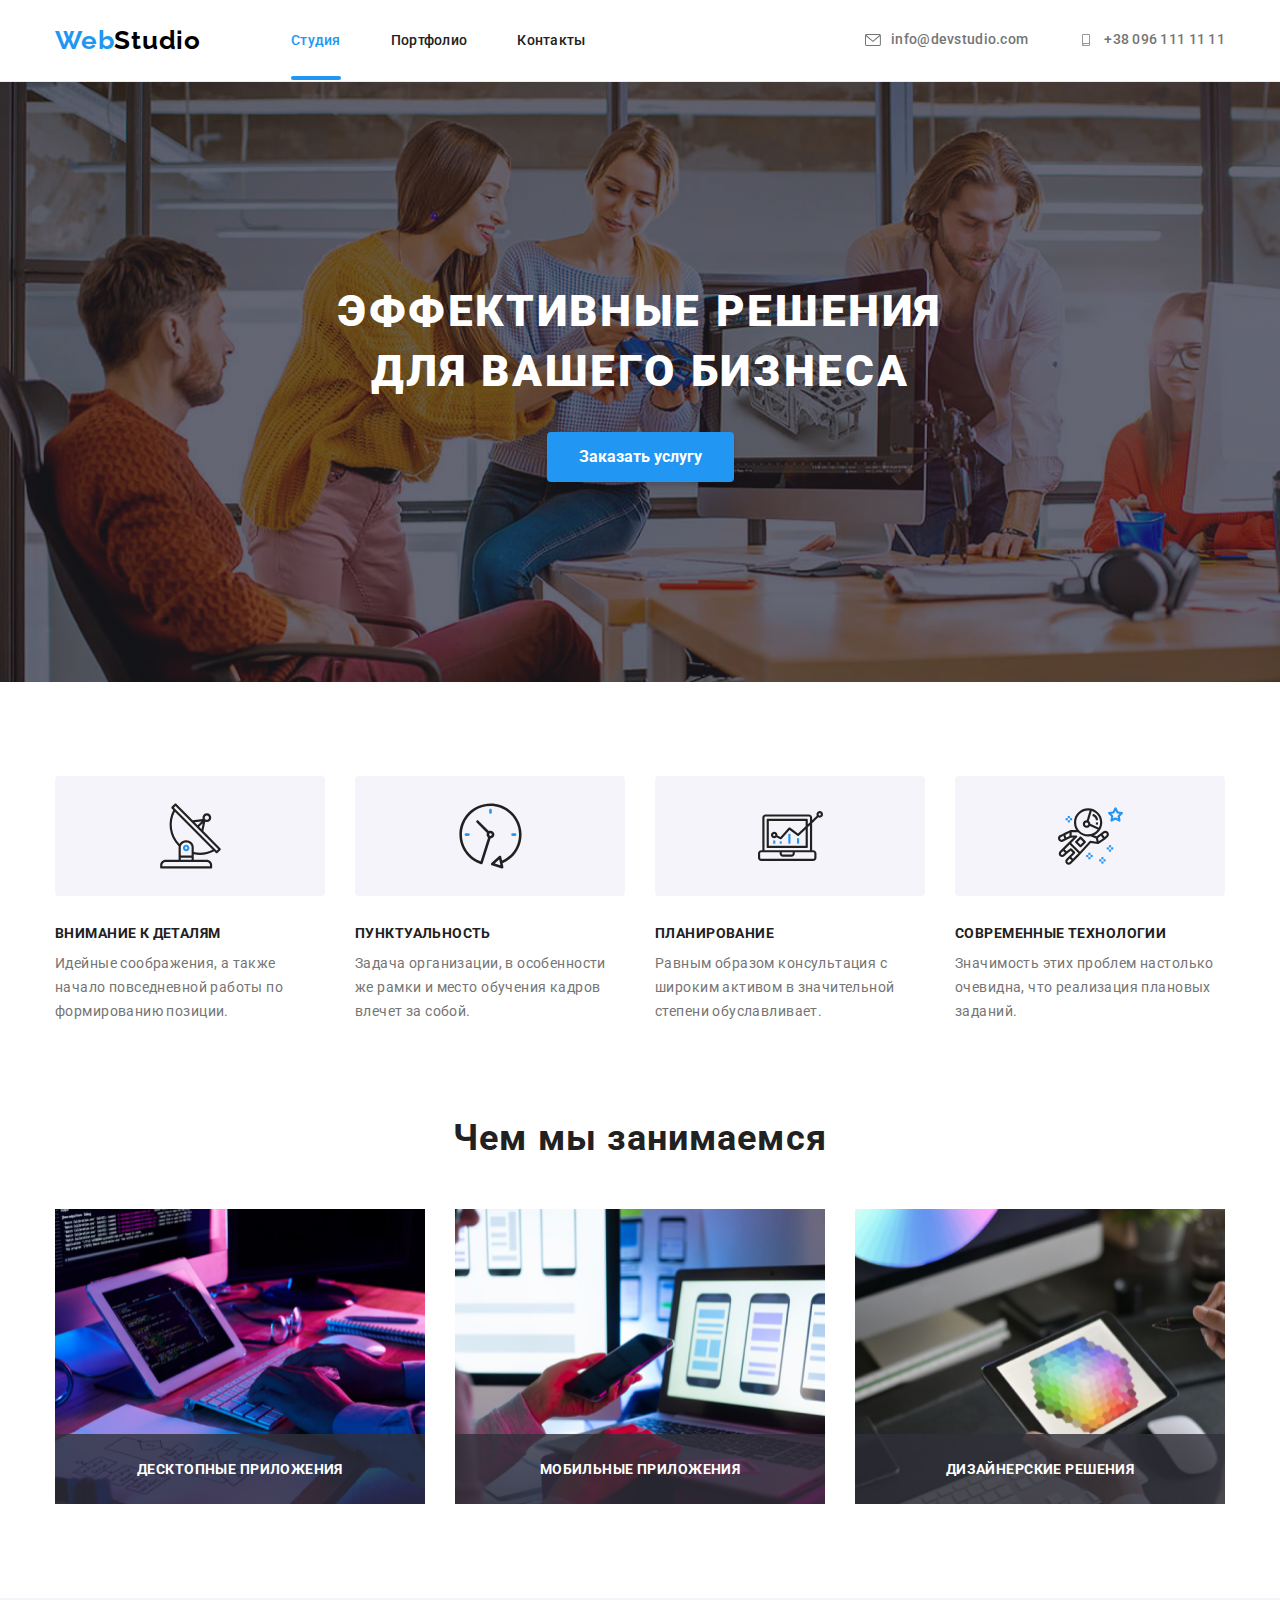
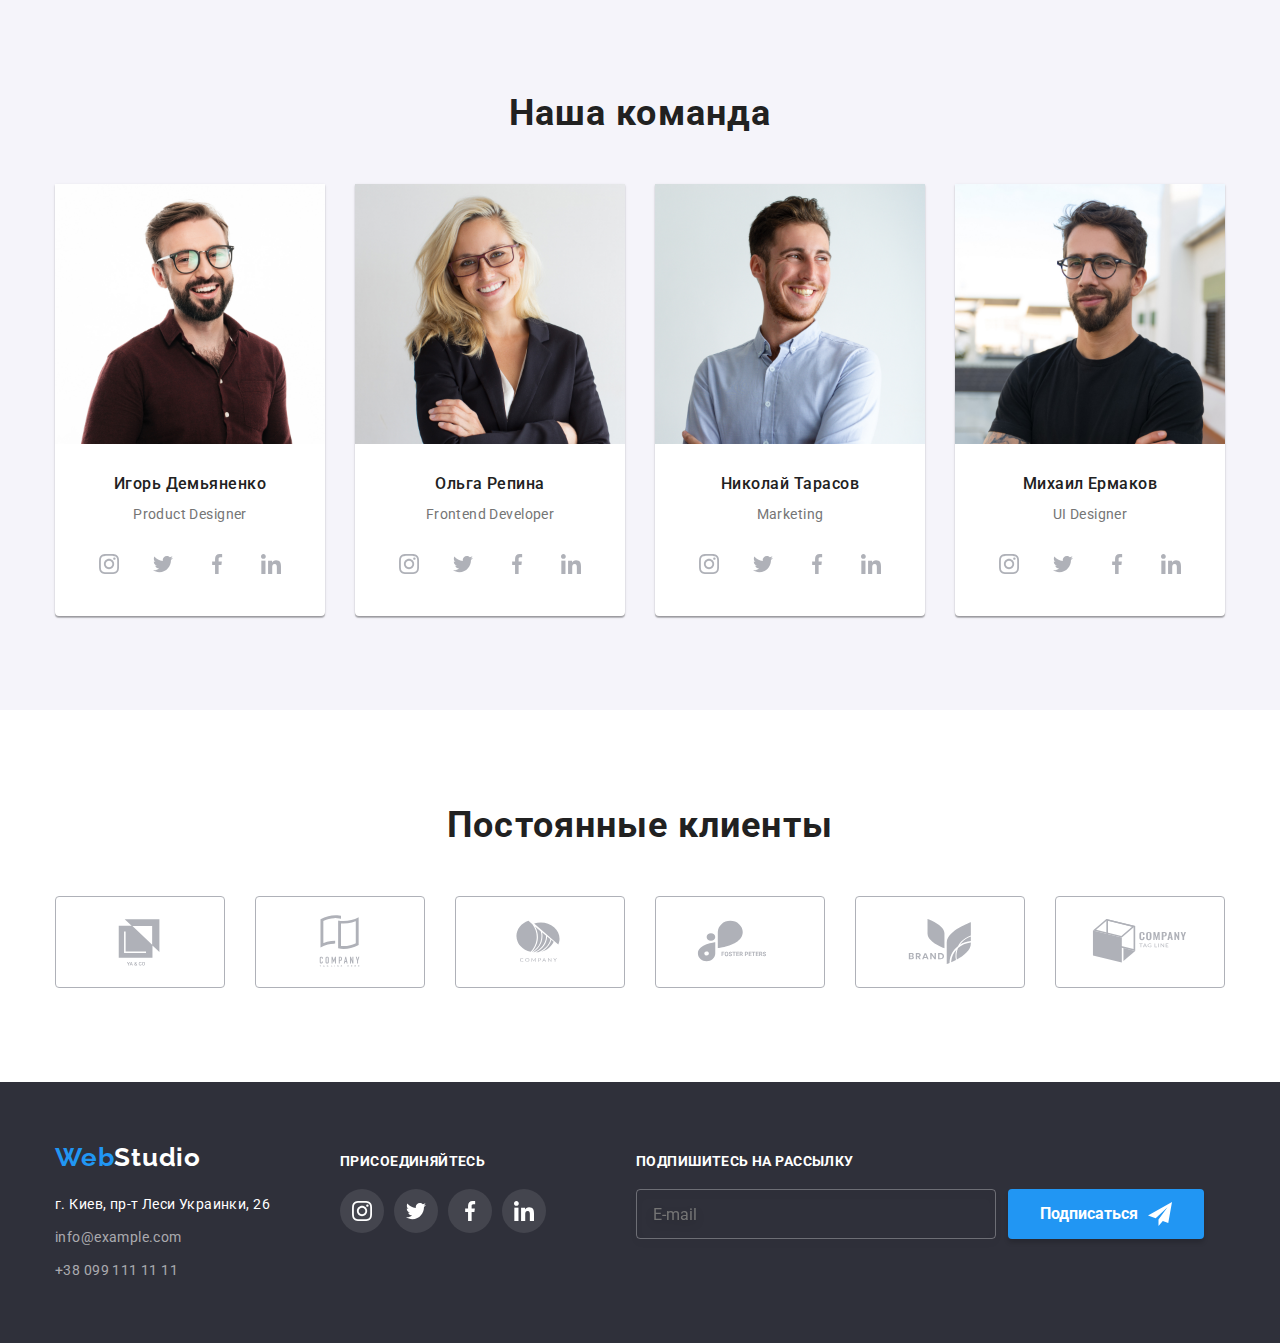
<file: index.html>
<!DOCTYPE html>
<html lang="ru">
  <head>
    <meta charset="UTF-8" />
    <meta http-equiv="X-UA-Compatible" content="IE=edge" />
    <meta name="viewport" content="width=device-width, initial-scale=1.0" />
    <title>WebStudio</title>
    <link rel="preconnect" href="https://fonts.googleapis.com" />
    <link rel="preconnect" href="https://fonts.gstatic.com" crossorigin />
    <link
      href="https://fonts.googleapis.com/css2?family=Raleway:wght@700&family=Roboto:wght@400;500;700;900&display=swap"
      rel="stylesheet"
    />
    <link
      rel="stylesheet"
      href="https://cdnjs.cloudflare.com/ajax/libs/modern-normalize/1.1.0/modern-normalize.min.css"
    />
    <link rel="stylesheet" href="./css/main.min.css" />
  </head>

  <body>
    <header class="page-header">
      <div class="container page-header__container">
        <!-- Навигационные элементы -->
        <nav class="navigation">
          <a class="logo page-header__logo link" href=""
            >Web<span class="logo_text_dark">Studio</span>
          </a>
          <ul class="menu list">
            <li class="menu__item">
              <a class="menu__link nav-link menu_link_current link" href="#features">Студия</a>
            </li>
            <li class="menu__item">
              <a class="menu__link nav-link link" href="./portfolio.html">Портфолио</a>
            </li>
            <li class="menu__item">
              <a class="menu__link nav-link link" href="#contacts">Контакты</a>
            </li>
          </ul>
        </nav>
        <!-- Контакты-->
        <ul class="header-contacts list">
          <li class="header-contacts__item header-mail-item">
            <a class="header-contacts__mail nav-link link" href="mailto:info@devstudio.com">
              <svg class="header-contacts__mail-icon" width="16" height="12">
                <use href="./images/sprite.svg#icon-envelope"></use>
              </svg>
              info@devstudio.com
            </a>
          </li>
          <li class="header-contacts__item header-phone-item">
            <a class="header-contacts__phone nav-link link" href="tel:+380961111111">
              <svg class="header-contacts__phone-icon" width="16" height="12">
                <use href="./images/sprite.svg#icon-smartphone"></use>
              </svg>
              +38 096 111 11 11
            </a>
          </li>
        </ul>
      </div>
    </header>

    <main>
      <!--Hero-->
      <section class="hero">
        <div class="container hero_container">
          <h1 class="hero_titel">Эффективные решения для вашего бизнеса</h1>
          <button class="modal-btn" type="button" data-modal-open>Заказать услугу</button>
        </div>
      </section>
      <!--Особенности-->

      <section class="features section" id="features">
        <div class="container features_container">
          <ul class="features_list list">
            <li class="features_item">
              <div class="features_wrapper">
                <svg class="features_icon" width="65" height="70">
                  <use href="./images/sprite.svg#icon-antenna"></use>
                </svg>
              </div>
              <h3 class="features_name section-subtitle">Внимание к деталям</h3>
              <p class="description">
                Идейные соображения, а также начало повседневной работы по формированию позиции.
              </p>
            </li>
            <li class="features_item">
              <div class="features_wrapper">
                <svg class="features_icon" width="65" height="70">
                  <use href="./images/sprite.svg#icon-clock"></use>
                </svg>
              </div>
              <h3 class="features_name section-subtitle">Пунктуальность</h3>
              <p class="description">
                Задача организации, в особенности же рамки и место обучения кадров влечет за собой.
              </p>
            </li>
            <li class="features_item">
              <div class="features_wrapper">
                <svg class="features_icon" width="65" height="70">
                  <use href="./images/sprite.svg#icon-diagram"></use>
                </svg>
              </div>
              <h3 class="features_name section-subtitle">Планирование</h3>
              <p class="description">
                Равным образом консультация с широким активом в значительной степени обуславливает.
              </p>
            </li>
            <li class="features_item">
              <div class="features_wrapper">
                <svg class="features_icon" width="65" height="70">
                  <use href="./images/sprite.svg#icon-astronaut"></use>
                </svg>
              </div>
              <h3 class="features_name section-subtitle">Современные технологии</h3>
              <p class="description">
                Значимость этих проблем настолько очевидна, что реализация плановых заданий.
              </p>
            </li>
          </ul>
        </div>
      </section>
      <!--Чем мы занимаемся-->
      <section class="we-do section" id="we_do">
        <div class="container">
          <h2 class="section-titel">Чем мы занимаемся</h2>
          <ul class="we-do__list list">
            <li class="we-do__item">
              <img
                class="we-do__img"
                src="./images/we_do/we_do_img_1.png"
                alt="сотрудник выполняет задание"
                width="370"
                height="295"
              />
              <div class="we-do__wrapper">
                <p class="we-do__description">Десктопные приложения</p>
              </div>
            </li>
            <li class="we-do__item">
              <img
                class="we-do__img"
                src="./images/we_do/we_do_img_2.png"
                alt="сотрудник выполняет задание"
                width="370"
                height="295"
              />
              <div class="we-do__wrapper">
                <p class="we-do__description">Мобильные приложения</p>
              </div>
            </li>
            <li class="we-do__item">
              <img
                class="we-do__img"
                src="./images/we_do/we_do_img_3.png"
                alt="сотрудник выполняет задание"
                width="370"
                height="295"
              />
              <div class="we-do__wrapper">
                <p class="we-do__description">Дизайнерские решения</p>
              </div>
            </li>
          </ul>
        </div>
      </section>
      <!--Наша команда-->
      <section class="team section">
        <div class="container">
          <h2 class="section-titel">Наша команда</h2>
          <ul class="team__list list">
            <li class="team__item">
              <img
                class="team__img"
                src="./images/team/igor_demianenko.jpg"
                alt="человек позирует"
                width="270"
                height="260"
              />
              <div class="team__wrapper">
                <h3 class="team__member section-subtitle">Игорь Демьяненко</h3>
                <p class="description team__description" lang="en">Product Designer</p>
                <ul class="social-list list">
                  <li class="social-list__item">
                    <a href="" class="social-list__link">
                      <svg class="social-list__icon" width="20" height="20">
                        <use href="./images/sprite.svg#icon-instagram"></use>
                      </svg>
                    </a>
                  </li>
                  <li class="social-list__item">
                    <a href="" class="social-list__link">
                      <svg class="social-list__icon" width="20" height="20">
                        <use href="./images/sprite.svg#icon-twitter"></use>
                      </svg>
                    </a>
                  </li>
                  <li class="social-list__item">
                    <a href="" class="social-list__link">
                      <svg class="social-list__icon" width="20" height="20">
                        <use href="./images/sprite.svg#icon-facebook"></use>
                      </svg>
                    </a>
                  </li>
                  <li class="social-list__item">
                    <a href="" class="social-list__link">
                      <svg class="social-list__icon" width="20" height="20">
                        <use href="./images/sprite.svg#icon-linkedin"></use>
                      </svg>
                    </a>
                  </li>
                </ul>
              </div>
            </li>
            <li class="team__item">
              <img
                class="team__img"
                src="./images/team/olga_repina.jpg"
                alt="человек позирует"
                width="270"
                height="260"
              />
              <div class="team__wrapper">
                <h3 class="team__member section-subtitle">Ольга Репина</h3>
                <p class="description team__description" lang="en">Frontend Developer</p>
                <ul class="social-list list">
                  <li class="social-list__item">
                    <a href="" class="social-list__link">
                      <svg class="social-list__icon" width="20" height="20">
                        <use href="./images/sprite.svg#icon-instagram"></use>
                      </svg>
                    </a>
                  </li>
                  <li class="social-list__item">
                    <a href="" class="social-list__link">
                      <svg class="social-list__icon" width="20" height="20">
                        <use href="./images/sprite.svg#icon-twitter"></use>
                      </svg>
                    </a>
                  </li>
                  <li class="social-list__item">
                    <a href="" class="social-list__link">
                      <svg class="social-list__icon" width="20" height="20">
                        <use href="./images/sprite.svg#icon-facebook"></use>
                      </svg>
                    </a>
                  </li>
                  <li class="social-list__item">
                    <a href="" class="social-list__link">
                      <svg class="social-list__icon" width="20" height="20">
                        <use href="./images/sprite.svg#icon-linkedin"></use>
                      </svg>
                    </a>
                  </li>
                </ul>
              </div>
            </li>
            <li class="team__item">
              <img
                class="team__img"
                src="./images/team/nikolay_tarasov.jpg"
                alt="человек позирует"
                width="270"
                height="260"
              />
              <div class="team__wrapper">
                <h3 class="team__member section-subtitle">Николай Тарасов</h3>
                <p class="description team__description" lang="en">Marketing</p>
                <ul class="social-list list">
                  <li class="social-list__item">
                    <a href="" class="social-list__link">
                      <svg class="social-list__icon" width="20" height="20">
                        <use href="./images/sprite.svg#icon-instagram"></use>
                      </svg>
                    </a>
                  </li>
                  <li class="social-list__item">
                    <a href="" class="social-list__link">
                      <svg class="social-list__icon" width="20" height="20">
                        <use href="./images/sprite.svg#icon-twitter"></use>
                      </svg>
                    </a>
                  </li>
                  <li class="social-list__item">
                    <a href="" class="social-list__link">
                      <svg class="social-list__icon" width="20" height="20">
                        <use href="./images/sprite.svg#icon-facebook"></use>
                      </svg>
                    </a>
                  </li>
                  <li class="social-list__item">
                    <a href="" class="social-list__link">
                      <svg class="social-list__icon" width="20" height="20">
                        <use href="./images/sprite.svg#icon-linkedin"></use>
                      </svg>
                    </a>
                  </li>
                </ul>
              </div>
            </li>
            <li class="team__item">
              <img
                class="team__img"
                src="./images/team/mihail_ermakov.jpg"
                alt="человек позирует"
                width="270"
                height="260"
              />
              <div class="team__wrapper">
                <h3 class="team__member section-subtitle">Михаил Ермаков</h3>
                <p class="description team__description" lang="en">UI Designer</p>
                <ul class="social-list list">
                  <li class="social-list__item">
                    <a href="" class="social-list__link">
                      <svg class="social-list__icon" width="20" height="20">
                        <use href="./images/sprite.svg#icon-instagram"></use>
                      </svg>
                    </a>
                  </li>
                  <li class="social-list__item">
                    <a href="" class="social-list__link">
                      <svg class="social-list__icon" width="20" height="20">
                        <use href="./images/sprite.svg#icon-twitter"></use>
                      </svg>
                    </a>
                  </li>
                  <li class="social-list__item">
                    <a href="" class="social-list__link">
                      <svg class="social-list__icon" width="20" height="20">
                        <use href="./images/sprite.svg#icon-facebook"></use>
                      </svg>
                    </a>
                  </li>
                  <li class="social-list__item">
                    <a href="" class="social-list__link">
                      <svg class="social-list__icon" width="20" height="20">
                        <use href="./images/sprite.svg#icon-linkedin"></use>
                      </svg>
                    </a>
                  </li>
                </ul>
              </div>
            </li>
          </ul>
        </div>
      </section>
      <!--Наши клиенты-->
      <section class="section clients">
        <div class="container">
          <h2 class="section-titel">Постоянные клиенты</h2>
          <ul class="list clients-list">
            <li class="clients-list__item">
              <a href="" class="clients-list__link link">
                <svg class="clients-list__icon" width="106" height="60">
                  <use href="./images/sprite.svg#icon-Logo"></use>
                </svg>
              </a>
            </li>
            <li class="clients-list__item">
              <a href="" class="clients-list__link link">
                <svg class="clients-list__icon" width="106" height="60">
                  <use href="./images/sprite.svg#icon-Logo-1"></use>
                </svg>
              </a>
            </li>
            <li class="clients-list__item">
              <a href="" class="clients-list__link link">
                <svg class="clients-list__icon" width="106" height="60">
                  <use href="./images/sprite.svg#icon-Logo-2"></use>
                </svg>
              </a>
            </li>
            <li class="clients-list__item">
              <a href="" class="clients-list__link link">
                <svg class="clients-list__icon" width="106" height="60">
                  <use href="./images/sprite.svg#icon-Logo-3"></use>
                </svg>
              </a>
            </li>
            <li class="clients-list__item">
              <a href="" class="clients-list__link link">
                <svg class="clients-list__icon" width="106" height="60">
                  <use href="./images/sprite.svg#icon-Logo-4"></use>
                </svg>
              </a>
            </li>
            <li class="clients-list__item">
              <a href="" class="clients-list__link link">
                <svg class="clients-list__icon" width="106" height="60">
                  <use href="./images/sprite.svg#icon-Logo-5"></use>
                </svg>
              </a>
            </li>
          </ul>
        </div>
      </section>
    </main>

    <footer class="footer">
      <div class="container footer__container">
        <div class="footer__contacts">
          <!--Текстовый логотип-->
          <a class="logo footer__logo link" href="./index.html"
            >Web<span class="logo_text_white">Studio</span></a
          >
          <!--Контактные данные-->
          <address class="address" id="contacts">
            <ul class="address__list list">
              <li class="address__item">
                <a
                  class="address__map link"
                  href="https://goo.gl/maps/VPMw7j8DaaKpMJ5V8"
                  target="_blank"
                  rel="noopener noreferrer"
                  >г. Киев, пр-т Леси Украинки, 26</a
                >
              </li>
              <li class="address__item">
                <a class="address__mail link" href="mailto:info@example.com">info@example.com</a>
              </li>
              <li class="address__item">
                <a class="address__tel link" href="tel:+380991111111">+38 099 111 11 11</a>
              </li>
            </ul>
          </address>
        </div>

        <div class="footer-social">
          <h3 class="section-subtitle footer__subtitle">присоединяйтесь</h3>
          <ul class="list footer-social__list">
            <li class="footer-social__item">
              <a href="" class="link footer-social__link">
                <svg class="footer-social__icon" width="20" height="20">
                  <use href="./images/sprite.svg#icon-instagram"></use>
                </svg>
              </a>
            </li>
            <li class="footer-social__item">
              <a href="" class="link footer-social__link">
                <svg class="footer-social__icon" width="20" height="20">
                  <use href="./images/sprite.svg#icon-twitter"></use>
                </svg>
              </a>
            </li>
            <li class="footer-social__item">
              <a href="" class="link footer-social__link">
                <svg class="footer-social__icon" width="20" height="20">
                  <use href="./images/sprite.svg#icon-facebook"></use>
                </svg>
              </a>
            </li>
            <li class="footer-social__item">
              <a href="" class="link footer-social__link">
                <svg class="footer-social__icon" width="20" height="20">
                  <use href="./images/sprite.svg#icon-linkedin"></use>
                </svg>
              </a>
            </li>
          </ul>
        </div>
        <div class="telegramm-form footer__telegramm-form">
          <h3 class="section-subtitle footer__subtitle telegramm-form__descriotion">
            Подпишитесь на рассылку
          </h3>
          <div class="telegramm-form__wrapper">
            <form class="telegramm-form__form">
              <input
                type="email"
                name="user_email_telegramm"
                placeholder="E-mail"
                class="telegramm-form__input"
              />
              <button type="submit" class="telegramm-btn telegramm-form__btn">
                Подписаться
                <svg class="telegramm-btn__icon" width="24" height="24">
                  <use href="./images/sprite.svg#icon-footer-telegramm"></use>
                </svg>
              </button>
            </form>
          </div>
        </div>
      </div>
    </footer>
    <div class="backdrop is-hidden" data-modal>
      <div class="modal">
        <button type="button" class="modal-close-btn" data-modal-close>
          <svg class="modal-close-btn-icon" width="18" height="18">
            <use href="./images/sprite.svg#icon-close-icon"></use>
          </svg>
        </button>

        <form class="contact-form">
          <p class="contact-form__name">Оставьте свои данные, мы вам перезвоним</p>
          <label class="contact-form__label">
            <span class="contact-form__titel">Имя</span>
            <span class="contact-form__wrapper">
              <input type="text" name="user_name" minlength="2" class="contact-form__input" />
              <svg class="contact-form__icon" width="18" height="18">
                <use href="./images/sprite.svg#icon-person-contact-form"></use>
              </svg>
            </span>
          </label>
          <label class="contact-form__label">
            <span class="contact-form__titel">Телефон</span>
            <span class="contact-form__wrapper">
              <input
                type="tel"
                name="user_phone_number"
                pattern="[0-9]{3}-[0-9]{3}-[0-9]{2}-[0-9]{2}"
                title="ххх-ххх-хх-хх"
                class="contact-form__input"
              />
              <svg class="contact-form__icon" width="18" height="18">
                <use href="./images/sprite.svg#icon-phone-contact-form"></use>
              </svg>
            </span>
          </label>
          <label class="contact-form__label">
            <span class="contact-form__titel">Почта</span>
            <span class="contact-form__wrapper">
              <input type="email" name="user_email" class="contact-form__input" />
              <svg class="contact-form__icon" width="18" height="18">
                <use href="./images/sprite.svg#icon-email-contact-form"></use>
              </svg>
            </span>
          </label>
          <label class="contact-form__label contact-form-label-textarea">
            <span class="contact-form__titel">Комментарий</span>
            <textarea
              name="user_comment"
              placeholder="Введите текст"
              class="contact-form__comment"
            ></textarea>
          </label>

          <input
            type="checkbox"
            name="user_policy"
            required
            id="checkbox-policy"
            class="contact-form-checkbox visually-hidden"
          />
          <label for="checkbox-policy" class="contact-form-checkbox-label">
            Соглашаюсь с рассылкой и принимаю&nbsp;

            <a href="" class="contractual-condition-link">Условия договора</a>
          </label>
          <button type="submit" class="contact-form-btn">Отправить</button>
        </form>
      </div>
    </div>
    <script src="./js/modal.js"></script>
  </body>
</html>
</file>
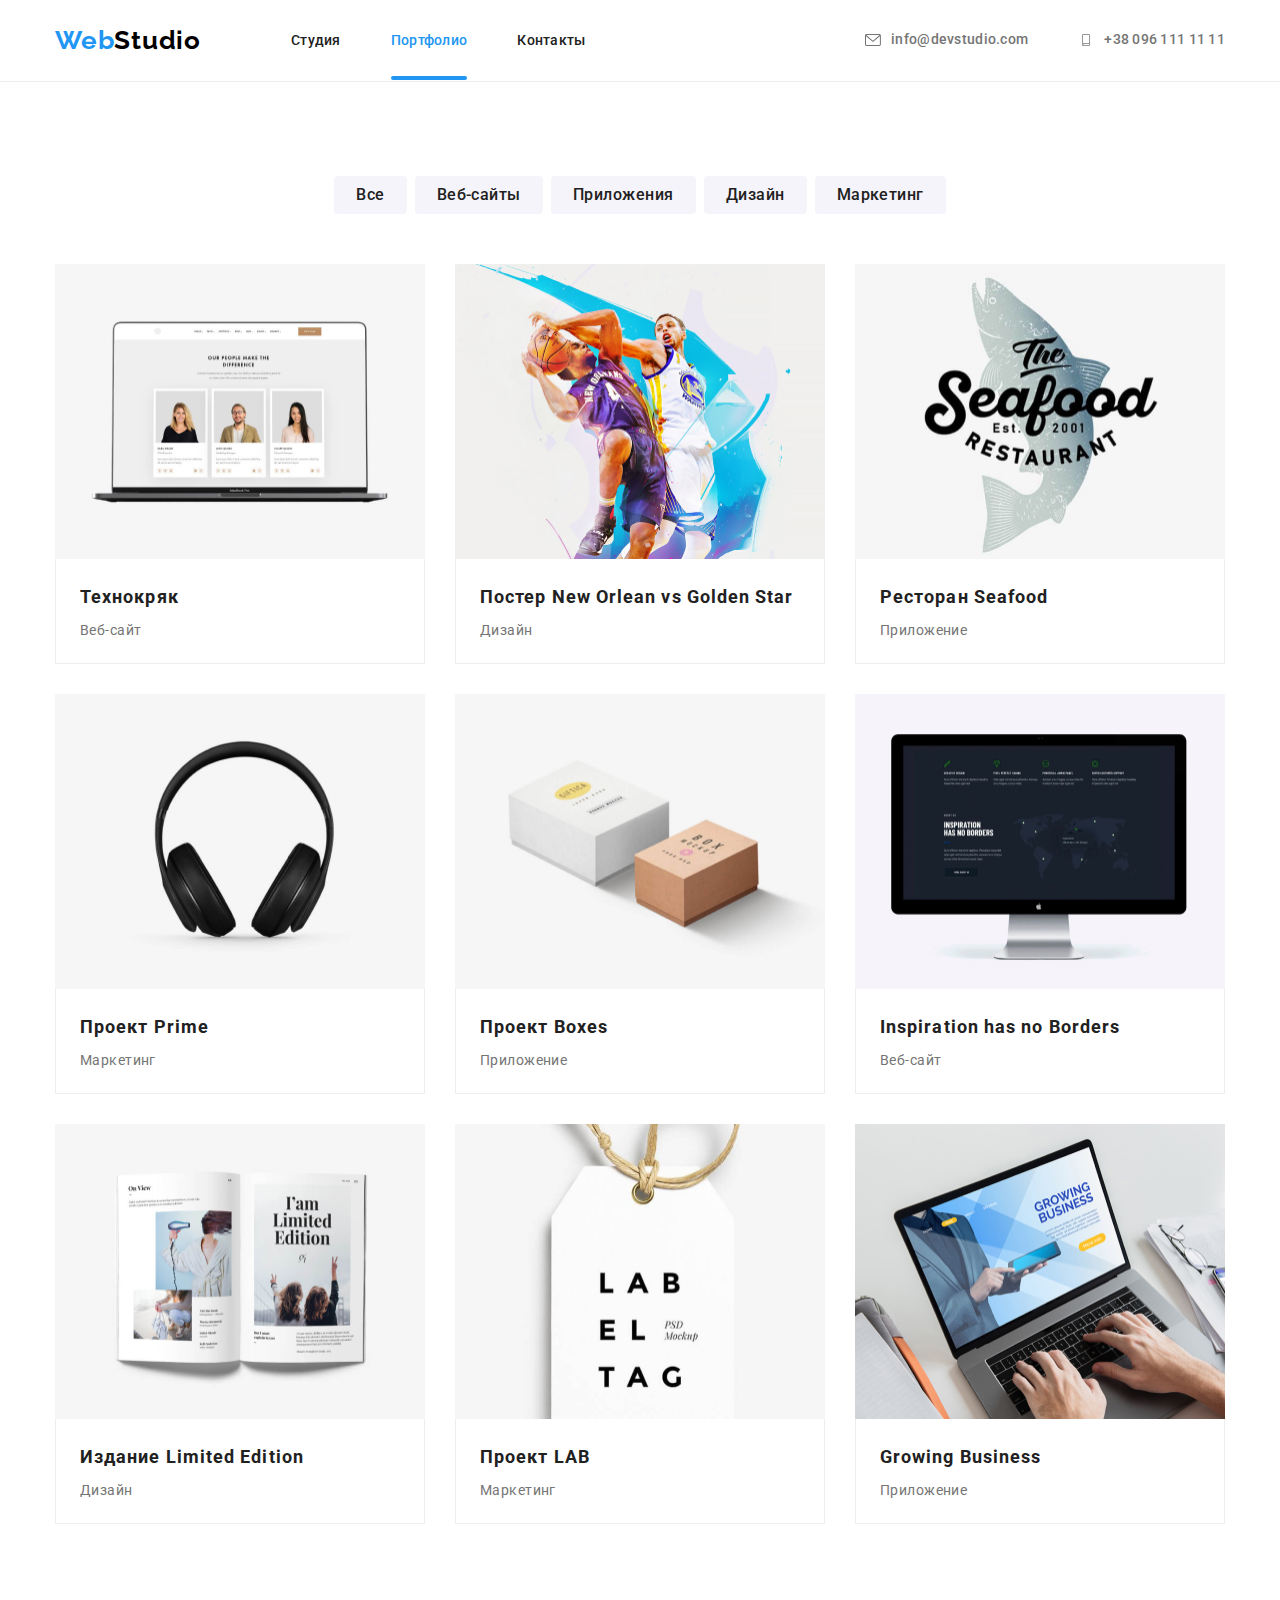
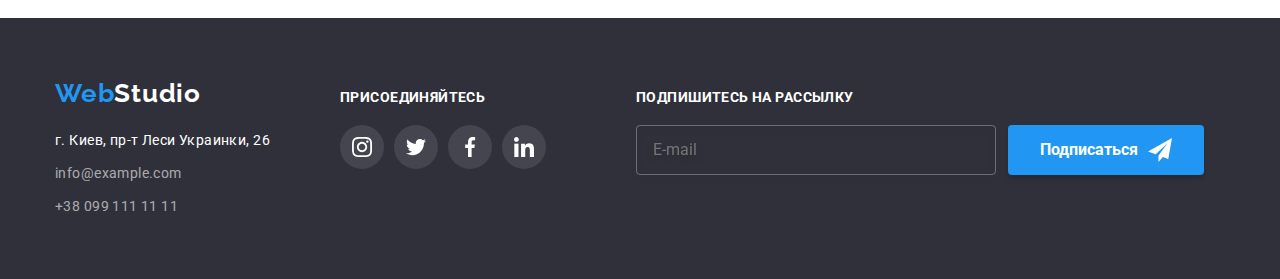
<file: portfolio.html>
<!DOCTYPE html>
<html lang="ru">
  <head>
    <meta charset="UTF-8" />
    <meta http-equiv="X-UA-Compatible" content="IE=edge" />
    <meta name="viewport" content="width=device-width, initial-scale=1.0" />
    <title>Портфолио</title>
    <link rel="preconnect" href="https://fonts.googleapis.com" />
    <link rel="preconnect" href="https://fonts.gstatic.com" crossorigin />
    <link
      href="https://fonts.googleapis.com/css2?family=Raleway:wght@700&family=Roboto:wght@400;500;700;900&display=swap"
      rel="stylesheet"
    />
    <link
      rel="stylesheet"
      href="https://cdnjs.cloudflare.com/ajax/libs/modern-normalize/1.1.0/modern-normalize.min.css"
    />
    <link rel="stylesheet" href="./css/main.min.css" />
  </head>

  <body>
    <header class="page-header">
      <div class="container page-header__container">
        <!-- Навигационные элементы -->
        <nav class="navigation">
          <a class="logo page-header__logo link" href="./index.html"
            >Web<span class="logo_text_dark">Studio</span></a
          >
          <ul class="menu list">
            <li class="menu__item">
              <a class="menu__link nav-link link" href="./index.html">Студия</a>
            </li>
            <li class="menu__item">
              <a class="menu__link nav-link menu_link_current link" href="#we_do">Портфолио</a>
            </li>
            <li class="menu__item">
              <a class="menu__link nav-link link" href="#contacts">Контакты</a>
            </li>
          </ul>
        </nav>
        <!-- Контакты-->
        <ul class="header-contacts list">
          <li class="header-contacts__item header-mail-item">
            <a class="header-contacts__mail nav-link link" href="mailto:info@devstudio.com">
              <svg class="header-contacts__mail-icon" width="16" height="12">
                <use href="./images/sprite.svg#icon-envelope"></use>
              </svg>
              info@devstudio.com
            </a>
          </li>
          <li class="header-contacts__item header-phone-item">
            <a class="header-contacts__phone nav-link link" href="tel:+380961111111">
              <svg class="header-contacts__phone-icon" width="16" height="12">
                <use href="./images/sprite.svg#icon-smartphone"></use>
              </svg>
              +38 096 111 11 11</a
            >
          </li>
        </ul>
      </div>
    </header>

    <main>
      <!-- Навигационные кнопки -->
      <section class="portfolio-nav-btn section">
        <div class="container">
          <ul class="portfolio-nav-btn__list list">
            <li class="portfolio-nav-btn__item">
              <button type="button" class="portfolio-button">Все</button>
            </li>
            <li class="portfolio-nav-btn__item">
              <button type="button" class="portfolio-button">Веб-сайты</button>
            </li>
            <li class="portfolio-nav-btn__item">
              <button type="button" class="portfolio-button">Приложения</button>
            </li>
            <li class="portfolio-nav-btn__item">
              <button class="portfolio-button">Дизайн</button>
            </li>
            <li class="portfolio-nav-btn__item">
              <button type="button" class="portfolio-button">Маркетинг</button>
            </li>
          </ul>

          <!--Все категории портфолио-->
          <ul class="categories-list list">
            <li class="categories-list__item">
              <a href="" class="categories-list__link link">
                <div class="categories-list__wrapper">
                  <div class="categories-list__img-wrapper">
                    <div class="overlay">
                      <p class="overlay__description">
                        Ресурс предлагает комплексные предложения с разным уровнем функционала и
                        сервисов. Все это позволит посетителю получить исчерпывающие сведения о
                        компании или частном лице.
                      </p>
                    </div>
                    <img
                      class="categories-img"
                      src="./images/portfolio/technokryak.jpg"
                      alt="демонстрация веб-сайта"
                      width="370"
                      height="295"
                    />
                  </div>
                </div>
                <div class="categories-content-wrapper">
                  <h3 class="img-name">Технокряк</h3>
                  <p class="description">Веб-сайт</p>
                </div>
              </a>
            </li>
            <li class="categories-list__item">
              <a href="" class="categories-list__link link">
                <div class="categories-list__wrapper">
                  <div class="categories-list__img-wrapper">
                    <div class="overlay">
                      <p class="overlay__description">
                        Ресурс предлагает комплексные предложения с разным уровнем функционала и
                        сервисов. Все это позволит посетителю получить исчерпывающие сведения о
                        компании или частном лице.
                      </p>
                    </div>
                    <img
                      src="./images/portfolio/poster_new_orlean.jpg"
                      alt="команды играют в баскетбол"
                      width="370"
                      height="295"
                    />
                  </div>
                </div>
                <div class="categories-content-wrapper">
                  <h3 class="img-name">Постер New Orlean vs Golden Star</h3>
                  <p class="description">Дизайн</p>
                </div>
              </a>
            </li>
            <li class="categories-list__item">
              <a href="" class="categories-list__link link">
                <div class="categories-list__wrapper">
                  <div class="categories-list__img-wrapper">
                    <div class="overlay">
                      <p class="overlay__description">
                        Ресурс предлагает комплексные предложения с разным уровнем функционала и
                        сервисов. Все это позволит посетителю получить исчерпывающие сведения о
                        компании или частном лице.
                      </p>
                    </div>
                    <img
                      src="./images/portfolio/seafood.jpg"
                      alt="изображение логотипа ресторана"
                      width="370"
                      height="295"
                    />
                  </div>
                </div>
                <div class="categories-content-wrapper">
                  <h3 class="img-name">Ресторан Seafood</h3>
                  <p class="description">Приложение</p>
                </div>
              </a>
            </li>
            <li class="categories-list__item">
              <a href="" class="categories-list__link link">
                <div class="categories-list__wrapper">
                  <div class="categories-list__img-wrapper">
                    <div class="overlay">
                      <p class="overlay__description">
                        Ресурс предлагает комплексные предложения с разным уровнем функционала и
                        сервисов. Все это позволит посетителю получить исчерпывающие сведения о
                        компании или частном лице.
                      </p>
                    </div>
                    <img
                      src="./images/portfolio/project_prime.jpg"
                      alt="черные наушники"
                      width="370"
                      height="295"
                    />
                  </div>
                </div>
                <div class="categories-content-wrapper">
                  <h3 class="img-name">Проект Prime</h3>
                  <p class="description">Маркетинг</p>
                </div>
              </a>
            </li>
            <li class="categories-list__item">
              <a href="" class="categories-list__link link">
                <div class="categories-list__wrapper">
                  <div class="categories-list__img-wrapper">
                    <div class="overlay">
                      <p class="overlay__description">
                        Ресурс предлагает комплексные предложения с разным уровнем функционала и
                        сервисов. Все это позволит посетителю получить исчерпывающие сведения о
                        компании или частном лице.
                      </p>
                    </div>
                    <img
                      src="./images/portfolio/project_boxes.jpg"
                      alt="две коробки лежат рядом"
                      width="370"
                      height="295"
                    />
                  </div>
                </div>
                <div class="categories-content-wrapper">
                  <h3 class="img-name">Проект Boxes</h3>
                  <p class="description">Приложение</p>
                </div>
              </a>
            </li>
            <li class="categories-list__item">
              <a href="" class="categories-list__link link">
                <div class="categories-list__wrapper">
                  <div class="categories-list__img-wrapper">
                    <div class="overlay">
                      <p class="overlay__description">
                        Ресурс предлагает комплексные предложения с разным уровнем функционала и
                        сервисов. Все это позволит посетителю получить исчерпывающие сведения о
                        компании или частном лице.
                      </p>
                    </div>
                    <img
                      src="./images/portfolio/inspiration_no_borders.jpg"
                      alt="демонстрация сайта в темных тонах"
                      width="370"
                      height="295"
                    />
                  </div>
                </div>
                <div class="categories-content-wrapper">
                  <h3 class="img-name">Inspiration has no Borders</h3>
                  <p class="description">Веб-сайт</p>
                </div>
              </a>
            </li>
            <li class="categories-list__item">
              <a href="" class="categories-list__link link">
                <div class="categories-list__wrapper">
                  <div class="categories-list__img-wrapper">
                    <div class="overlay">
                      <p class="overlay__description">
                        Ресурс предлагает комплексные предложения с разным уровнем функционала и
                        сервисов. Все это позволит посетителю получить исчерпывающие сведения о
                        компании или частном лице.
                      </p>
                    </div>
                    <img
                      src="./images/portfolio/limited_edition.jpg"
                      alt="демонстрация журнала"
                      width="370"
                      height="295"
                    />
                  </div>
                </div>
                <div class="categories-content-wrapper">
                  <h3 class="img-name">Издание Limited Edition</h3>
                  <p class="description">Дизайн</p>
                </div>
              </a>
            </li>
            <li class="categories-list__item">
              <a href="" class="categories-list__link link">
                <div class="categories-list__wrapper">
                  <div class="categories-list__img-wrapper">
                    <div class="overlay">
                      <p class="overlay__description">
                        Ресурс предлагает комплексные предложения с разным уровнем функционала и
                        сервисов. Все это позволит посетителю получить исчерпывающие сведения о
                        компании или частном лице.
                      </p>
                    </div>
                    <img
                      src="./images/portfolio/project_lab.jpg"
                      alt="демонстрация бирки"
                      width="370"
                      height="295"
                    />
                  </div>
                </div>
                <div class="categories-content-wrapper">
                  <h3 class="img-name">Проект LAB</h3>
                  <p class="description">Маркетинг</p>
                </div>
              </a>
            </li>
            <li class="categories-list__item">
              <a href="" class="categories-list__link link">
                <div class="categories-list__wrapper">
                  <div class="categories-list__img-wrapper">
                    <div class="overlay">
                      <p class="overlay__description">
                        Ресурс предлагает комплексные предложения с разным уровнем функционала и
                        сервисов. Все это позволит посетителю получить исчерпывающие сведения о
                        компании или частном лице.
                      </p>
                    </div>
                    <img
                      src="./images/portfolio/growing_business.jpg"
                      alt="человек печатает на ноутбуке"
                      width="370"
                      height="295"
                    />
                  </div>
                </div>
                <div class="categories-content-wrapper">
                  <h3 class="img-name">Growing Business</h3>
                  <p class="description">Приложение</p>
                </div>
              </a>
            </li>
          </ul>
        </div>
      </section>
    </main>

    <footer class="footer">
      <div class="container footer__container">
        <div class="footer__contacts">
          <!--Текстовый логотип-->
          <a class="logo footer__logo link" href="./index.html"
            >Web<span class="logo_text_white">Studio</span></a
          >
          <!--Контактные данные-->
          <address class="address" id="contacts">
            <ul class="address__list list">
              <li class="address__item">
                <a
                  class="address__map link"
                  href="https://goo.gl/maps/VPMw7j8DaaKpMJ5V8"
                  target="_blank"
                  rel="noopener noreferrer"
                  >г. Киев, пр-т Леси Украинки, 26</a
                >
              </li>
              <li class="address__item">
                <a class="address__mail link" href="mailto:info@example.com">info@example.com</a>
              </li>
              <li class="address__item">
                <a class="address__tel link" href="tel:+380991111111">+38 099 111 11 11</a>
              </li>
            </ul>
          </address>
        </div>

        <div class="footer-social">
          <h3 class="section-subtitle footer__subtitle">присоединяйтесь</h3>
          <ul class="list footer-social__list">
            <li class="footer-social__item">
              <a href="" class="link footer-social__link">
                <svg class="footer-social__icon" width="20" height="20">
                  <use href="./images/sprite.svg#icon-instagram"></use>
                </svg>
              </a>
            </li>
            <li class="footer-social__item">
              <a href="" class="link footer-social__link">
                <svg class="footer-social__icon" width="20" height="20">
                  <use href="./images/sprite.svg#icon-twitter"></use>
                </svg>
              </a>
            </li>
            <li class="footer-social__item">
              <a href="" class="link footer-social__link">
                <svg class="footer-social__icon" width="20" height="20">
                  <use href="./images/sprite.svg#icon-facebook"></use>
                </svg>
              </a>
            </li>
            <li class="footer-social__item">
              <a href="" class="link footer-social__link">
                <svg class="footer-social__icon" width="20" height="20">
                  <use href="./images/sprite.svg#icon-linkedin"></use>
                </svg>
              </a>
            </li>
          </ul>
        </div>
        <div class="telegramm-form">
          <h3 class="section-subtitle footer__subtitle telegramm-form__descriotion">
            Подпишитесь на рассылку
          </h3>
          <div class="telegramm-form__wrapper">
            <form class="telegramm-form__form">
              <input
                type="email"
                name="user_email_telegramm"
                placeholder="E-mail"
                class="telegramm-form__input"
              />
              <button type="submit" class="telegramm-btn">
                Подписаться
                <svg class="telegramm-btn__icon" width="24" height="24">
                  <use href="./images/sprite.svg#icon-footer-telegramm"></use>
                </svg>
              </button>
            </form>
          </div>
        </div>
      </div>
    </footer>
  </body>
</html>
</file>
<file: css/main.min.css>
:root{--main-font: "Roboto", "Raleway", sans-serif;--accent-color-nav: #2196f3;--description-color: #757575;--section-title-color: #212121;--main-background-color: #2f303a}.visually-hidden{position:absolute;width:1px;height:1px;margin:-1px;border:0;padding:0;white-space:nowrap;clip-path:inset(100%);clip:rect(0 0 0 0);overflow:hidden}.link{text-decoration:none}.list{list-style:none}h1,h2,h3,h4,h5,h6,p{margin-top:0;margin-bottom:0}ul,ol{padding-left:0;margin-top:0;margin-bottom:0}img{display:block}body{font-family:var(--main-font)}.container{width:1200px;padding-left:15px;padding-right:15px;margin-left:auto;margin-right:auto}.section-titel{font-weight:700;font-size:36px;line-height:42px;letter-spacing:.03em;margin-bottom:50px;text-align:center;letter-spacing:.03em;color:#212121}.section{padding-bottom:94px}.logo{font-family:"Raleway",sans-serif;font-weight:700;font-size:26px;line-height:1.19;letter-spacing:.03em;color:#2196f3}.page-header__logo{padding-top:25px;padding-bottom:25px;margin-right:90px}.logo_text_dark{color:#000}.logo_text_white{color:#fff}.description{font-size:14px;line-height:1.71;letter-spacing:.03em;color:var(--description-color)}.backdrop{position:fixed;top:0;left:0;width:100vw;height:100vh;background-color:rgba(0,0,0,.2);transition:opacity 500ms linear,visibility 500ms linear}.backdrop.is-hidden{opacity:0;visibility:hidden;pointer-events:none}.modal{display:block;position:absolute;top:50%;left:50%;transform:translate(-50%, -50%);width:528px;height:581px;background-color:#fff;box-shadow:0px 1px 3px rgba(0,0,0,.12),0px 1px 1px rgba(0,0,0,.14),0px 2px 1px rgba(0,0,0,.2);border-radius:4px;padding:40px}.modal-close-btn{position:absolute;top:8px;right:8px;display:flex;justify-content:center;align-items:center;width:30px;height:30px;border:1px solid rgba(0,0,0,.1);border-radius:50%;background-color:rgba(0,0,0,0);cursor:pointer;padding:0}.modal-close-btn-icon{transition:fill 250ms cubic-bezier(0.4, 0, 0.2, 1)}.modal-close-btn:hover .modal-close-btn-icon,.modal-close-btn:focus .modal-close-btn-icon{fill:var(--accent-color-nav)}.contact-form__name{display:block;font-style:normal;font-weight:700;font-size:20px;line-height:23px;text-align:center;letter-spacing:.03em;color:#212121;margin-bottom:12px}.contact-form{display:flex;flex-direction:column}.contact-form__input{display:block;width:100%;height:40px;border:1px solid rgba(33,33,33,.2);border-radius:4px;padding-left:42px;transition:border-color 250ms cubic-bezier(0.4, 0, 0.2, 1),cursor 250ms cubic-bezier(0.4, 0, 0.2, 1)}.contact-form__input:hover{cursor:pointer}.contact-form__input:focus{border-color:var(--accent-color-nav);outline:none}.contact-form__label{display:block;margin-bottom:10px}.contact-form-label-textarea{margin-bottom:20px}.contact-form__titel{display:block;font-size:12px;line-height:14px;letter-spacing:.01em;color:#757575}.contact-form__wrapper{display:block;position:relative;margin-top:4px}.contact-form__icon{position:absolute;top:50%;left:15px;transform:translateY(-50%);transition:fill 250ms cubic-bezier(0.4, 0, 0.2, 1)}.contact-form__icon:hover{cursor:pointer}.contact-form__input:focus+.contact-form__icon{fill:var(--accent-color-nav)}.contact-form__comment{width:100%;height:120px;border:1px solid rgba(33,33,33,.2);border-radius:4px;margin-top:4px;transition:border-color 250ms cubic-bezier(0.4, 0, 0.2, 1);resize:none;padding:12px 16px}.contact-form__comment:focus{border-color:var(--accent-color-nav);outline:none}.contact-form-checkbox{margin-left:20px;margin-top:436px}.contact-form-checkbox-label{display:flex;align-items:center;font-size:14px;letter-spacing:.03em;margin-left:auto;margin-right:auto;color:#757575}.contact-form-checkbox-label::before{display:block;width:15px;height:15px;border-radius:2px;border:2px solid #212121;content:"";cursor:pointer;margin-right:7px}.contact-form-checkbox:checked+.contact-form-checkbox-label::before{background-color:var(--accent-color-nav);border-color:var(--accent-color-nav);background-image:url("../images/svg-images/vector-policy.svg");background-position:center}.contact-form-checkbox:focus+.contact-form-checkbox-label::before{border:2px solid var(--accent-color-nav)}.contact-form-btn{align-self:center;display:flex;justify-content:center;align-items:center;font-weight:700;font-size:16px;line-height:1.88;color:#fff;background-color:var(--accent-color-nav);cursor:pointer;border:rgba(0,0,0,0);padding:10px 32px;box-shadow:0px 4px 4px rgba(0,0,0,.15);border-radius:4px;letter-spacing:.06em;margin-top:30px;transition:background-color 250ms cubic-bezier(0.4, 0, 0.2, 1),box-shadow 250ms cubic-bezier(0.4, 0, 0.2, 1)}.contact-form-btn:hover,.contact-form-btn:focus{background-color:#188ce8;box-shadow:0px 4px 4px rgba(0,0,0,.15)}.contractual-condition-link{color:var(--accent-color-nav)}.page-header__container{display:flex;align-items:center;justify-content:space-between}.page-header{border-bottom:1px solid #ececec}.nav-link{padding-top:32px;padding-bottom:32px}.navigation{display:flex;align-items:center}.menu{display:flex;align-items:center}.menu__item:not(:last-child){margin-right:50px}.menu__link{font-weight:500;font-size:14px;line-height:1.14;letter-spacing:.02em;position:relative;color:#212121;transition:color 250ms cubic-bezier(0.4, 0, 0.2, 1)}.menu__link:hover,.menu__link:focus{color:var(--accent-color-nav)}.menu .menu__link.menu_link_current{color:var(--accent-color-nav)}.menu .menu__link.menu_link_current::after{display:block;width:100%;height:4px;content:"";background-color:#2196f3;border-radius:2px;position:absolute;bottom:0;left:0}.header-contacts{display:flex;align-items:center}.header-mail-item{margin-right:50px}.header-contacts__mail{display:flex;align-items:center;font-weight:500;font-size:14px;line-height:1.14;letter-spacing:.02em;color:#757575;transition:color 250ms cubic-bezier(0.4, 0, 0.2, 1)}.header-contacts__mail:hover,.header-contacts__mail:focus{color:var(--accent-color-nav)}.header-contacts__phone{display:flex;align-items:center;font-weight:500;font-size:14px;line-height:1.14;letter-spacing:.02em;color:#757575;transition:color 250ms cubic-bezier(0.4, 0, 0.2, 1)}.header-contacts__phone:hover,.header-contacts__phone:focus{color:var(--accent-color-nav)}.header-contacts__mail-icon{fill:#757575;margin-right:10px;transition:fill 250ms cubic-bezier(0.4, 0, 0.2, 1)}.header-contacts__mail:hover .header-contacts__mail-icon,.header-contacts__mail:focus .header-contacts__mail-icon{fill:var(--accent-color-nav)}.header-contacts__phone-icon{fill:#757575;margin-right:10px;transition:fill 250ms cubic-bezier(0.4, 0, 0.2, 1)}.header-contacts__phone:hover .header-contacts__phone-icon,.header-contacts__phone:focus .header-contacts__phone-icon{fill:var(--accent-color-nav)}.hero{background-image:linear-gradient(rgba(47, 48, 58, 0.4), rgba(47, 48, 58, 0.4)),url("../images/hero/bg.jpg");background-size:cover;max-width:1600px;margin-left:auto;margin-right:auto;padding-top:200px;padding-bottom:200px}.hero_titel{display:block;width:700px;font-weight:900;font-size:44px;line-height:1.36;letter-spacing:.06em;text-transform:uppercase;text-align:center;color:#fff;margin-bottom:30px;margin-left:auto;margin-right:auto}.modal-btn{display:block;font-weight:700;font-size:16px;line-height:1.88;color:#fff;background-color:#2196f3;cursor:pointer;border:rgba(0,0,0,0);padding:10px 32px;box-shadow:0px 4px 4px rgba(0,0,0,.15);border-radius:4px;margin-left:auto;margin-right:auto;transition:background-color 250ms cubic-bezier(0.4, 0, 0.2, 1),box-shadow 250ms cubic-bezier(0.4, 0, 0.2, 1)}.modal-btn:hover,.modal-btn:focus{background-color:#188ce8;box-shadow:0px 4px 4px rgba(0,0,0,.15)}.features{padding-top:94px}.features_list{display:flex;align-items:flex-start;margin-left:-30px;margin-top:-30px}.features_item{flex-basis:calc((100% - 120px)/4);margin-left:30px;margin-top:30px}.features_name{font-weight:700;font-size:14px;line-height:1.14;letter-spacing:.03em;text-transform:uppercase;color:#212121;margin-bottom:10px}.features_wrapper{display:flex;background-color:#f5f4fa;border-radius:4px;justify-content:center;align-items:center;height:120px;margin-bottom:30px}.we-do__list{display:flex;margin-top:-30px;margin-left:-30px}.we-do__item{flex-basis:calc((100% - 90px)/3);margin-top:30px;margin-left:30px;position:relative}.we-do__wrapper{display:block;background:rgba(47,48,58,.8);position:absolute;bottom:0;right:0;width:370px}.we-do__description{font-weight:700;font-size:14px;line-height:16px;text-align:center;letter-spacing:.03em;text-transform:uppercase;padding:27px 15px;color:#fff}.team{padding-top:94px;background-color:#f5f4fa}.team__member{font-weight:500;font-size:16px;line-height:1.19;letter-spacing:.03em;text-align:center;letter-spacing:.03em;margin-bottom:10px;color:#212121}.team__description{text-align:center;letter-spacing:.03em;margin-bottom:15px}.team__list{display:flex;margin-left:-30px;margin-top:-30px}.team__item{flex-basis:calc((100% - 120px)/4);margin-left:30px;margin-top:30px;background-color:#fff;box-shadow:0px 1px 3px rgba(0,0,0,.12),0px 1px 1px rgba(0,0,0,.14),0px 2px 1px rgba(0,0,0,.2);border-radius:0px 0px 4px 4px}.team__wrapper{padding:30px 10px}.social-list{display:flex;justify-content:center}.social-list__item:not(:last-child){margin-right:10px}.social-list__link{display:flex;justify-content:center;align-items:center;width:44px;height:44px;background-color:#fff;border-radius:50%;transition:background-color 250ms cubic-bezier(0.4, 0, 0.2, 1)}.social-list__link:hover,.social-list__link:focus{background-color:var(--accent-color-nav)}.social-list__icon{fill:#afb1b8;transition:fill 250ms cubic-bezier(0.4, 0, 0.2, 1)}.social-list__link:hover .social-list__icon,.social-list__link:focus .social-list__icon{fill:#fff}.clients{padding-top:94px}.clients-list{display:flex;justify-content:center;align-items:center}.clients-list__item:not(:last-child){margin-right:30px}.clients-list__link{display:flex;border:1px solid #afb1b8;border-radius:4px;height:92px;width:170px;justify-content:center;align-items:center;transition:border-color 250ms cubic-bezier(0.4, 0, 0.2, 1)}.clients-list__link:hover,.clients-list__link:focus{border-color:var(--accent-color-nav)}.clients-list__icon{fill:#afb1b8;transition:fill 250ms cubic-bezier(0.4, 0, 0.2, 1)}.clients-list__link:hover .clients-list__icon,.clients-list__link:focus .clients-list__icon{fill:var(--accent-color-nav)}.footer{background-color:var(--main-background-color);padding-top:60px;padding-bottom:60px;display:flex}.footer__logo{display:block;margin-bottom:20px}.address__item .link{display:block}.address__item:not(:last-child){margin-bottom:9px}.footer__container{display:flex;align-items:baseline}.footer__contacts{margin-right:70px}.footer__subtitle{font-family:"Roboto";font-style:normal;font-weight:700;font-size:14px;line-height:16px;letter-spacing:.03em;text-transform:uppercase;color:#fff;margin-bottom:20px}.footer-social__list{display:flex}.footer-social__link{display:flex;justify-content:center;align-items:center;width:44px;height:44px;background:rgba(255,255,255,.1);border-radius:50%;transition:background-color 250ms cubic-bezier(0.4, 0, 0.2, 1)}.footer-social__link:hover,.footer-social__link:focus{background-color:var(--accent-color-nav)}.footer-social__item:not(:last-child){margin-right:10px}.footer-social__icon{fill:#fff}.address{font-style:normal}.address__map{font-size:14px;line-height:1.71;letter-spacing:.03em;color:#fff}.address__mail{font-size:14px;line-height:1.71;letter-spacing:.03em;color:rgba(255,255,255,.6)}.address__tel{font-size:14px;line-height:1.71;letter-spacing:.03em;color:rgba(255,255,255,.6)}.telegramm-form{margin-left:90px}.telegramm-form__descriotion{margin-bottom:20px}.telegramm-form__input{background-color:rgba(0,0,0,0);border:1px solid rgba(255,255,255,.3);filter:drop-shadow(0px 4px 4px rgba(0, 0, 0, 0.15));border-radius:4px;width:360px;height:50px;padding:15px 16px;color:rgba(255,255,255,.6);outline:none}.telegramm-btn{display:flex;font-weight:700;font-size:16px;line-height:1.88;color:#fff;background-color:var(--accent-color-nav);cursor:pointer;border:rgba(0,0,0,0);padding:10px 32px;box-shadow:0px 4px 4px rgba(0,0,0,.15);border-radius:4px;margin-left:auto;margin-right:auto;margin-left:12px;align-items:center;transition:background-color 250ms cubic-bezier(0.4, 0, 0.2, 1),box-shadow 250ms cubic-bezier(0.4, 0, 0.2, 1)}.telegramm-btn:hover,.telegramm-btn:focus{background-color:#188ce8;box-shadow:0px 4px 4px rgba(0,0,0,.15)}.telegramm-form__form{display:flex;align-items:center}.telegramm-btn__icon{margin-left:10px}.portfolio-nav-btn{padding-top:94px;padding-bottom:94px}.portfolio-nav-btn__list{display:flex;align-items:center;justify-content:center;margin-top:-8px;margin-left:-8px;margin-bottom:50px}.portfolio-nav-btn__item{margin-left:8px;margin-top:8px}.portfolio-button{padding:6px 22px;font-weight:500;font-size:16px;line-height:1.63;letter-spacing:.03em;text-align:center;color:#212121;background-color:#f5f4fa;border:rgba(0,0,0,0);border-radius:4px;cursor:pointer;transition:color 250ms cubic-bezier(0.4, 0, 0.2, 1),background-color 250ms cubic-bezier(0.4, 0, 0.2, 1),box-shadow 250ms cubic-bezier(0.4, 0, 0.2, 1)}.portfolio-button:hover,.portfolio-button:focus{color:#fff;background-color:var(--accent-color-nav);box-shadow:0px 3px 1px rgba(0,0,0,.1),0px 1px 2px rgba(0,0,0,.08),0px 2px 2px rgba(0,0,0,.12)}.categories-list{display:flex;margin-left:-30px;margin-top:-30px;flex-wrap:wrap}.categories-img{display:block}.categories-list__item{margin-left:30px;margin-top:30px;flex-basis:calc((100% - 90px)/3)}.categories-content-wrapper{padding:20px 24px;border-right:1px solid #eee;border-bottom:1px solid #eee;border-left:1px solid #eee}.img-name{font-weight:700;font-size:18px;line-height:2;letter-spacing:.06em;margin-bottom:4px;color:#212121}.categories-list__link{display:block;transition:background-color 250ms cubic-bezier(0.4, 0, 0.2, 1),box-shadow 250ms cubic-bezier(0.4, 0, 0.2, 1)}.categories-list__link:hover,.categories-list__link:focus{background:#fff;box-shadow:0px 1px 1px rgba(0,0,0,.12),0px 4px 4px rgba(0,0,0,.06),1px 4px 6px rgba(0,0,0,.16)}.categories-list__wrapper{position:relative;overflow:hidden}.overlay__description{position:absolute;font-weight:400;font-size:18px;line-height:28px;font-weight:400;letter-spacing:.03em;color:#fff;display:block;width:100%;height:100%;transform:translateY(100%);background-color:rgba(33,150,243,.9);padding:63px 24px;transition:transform 250ms cubic-bezier(0.4, 0, 0.2, 1)}.categories-list__link:hover .overlay__description{transform:translateY(0)}/*# sourceMappingURL=main.min.css.map */
</file>
